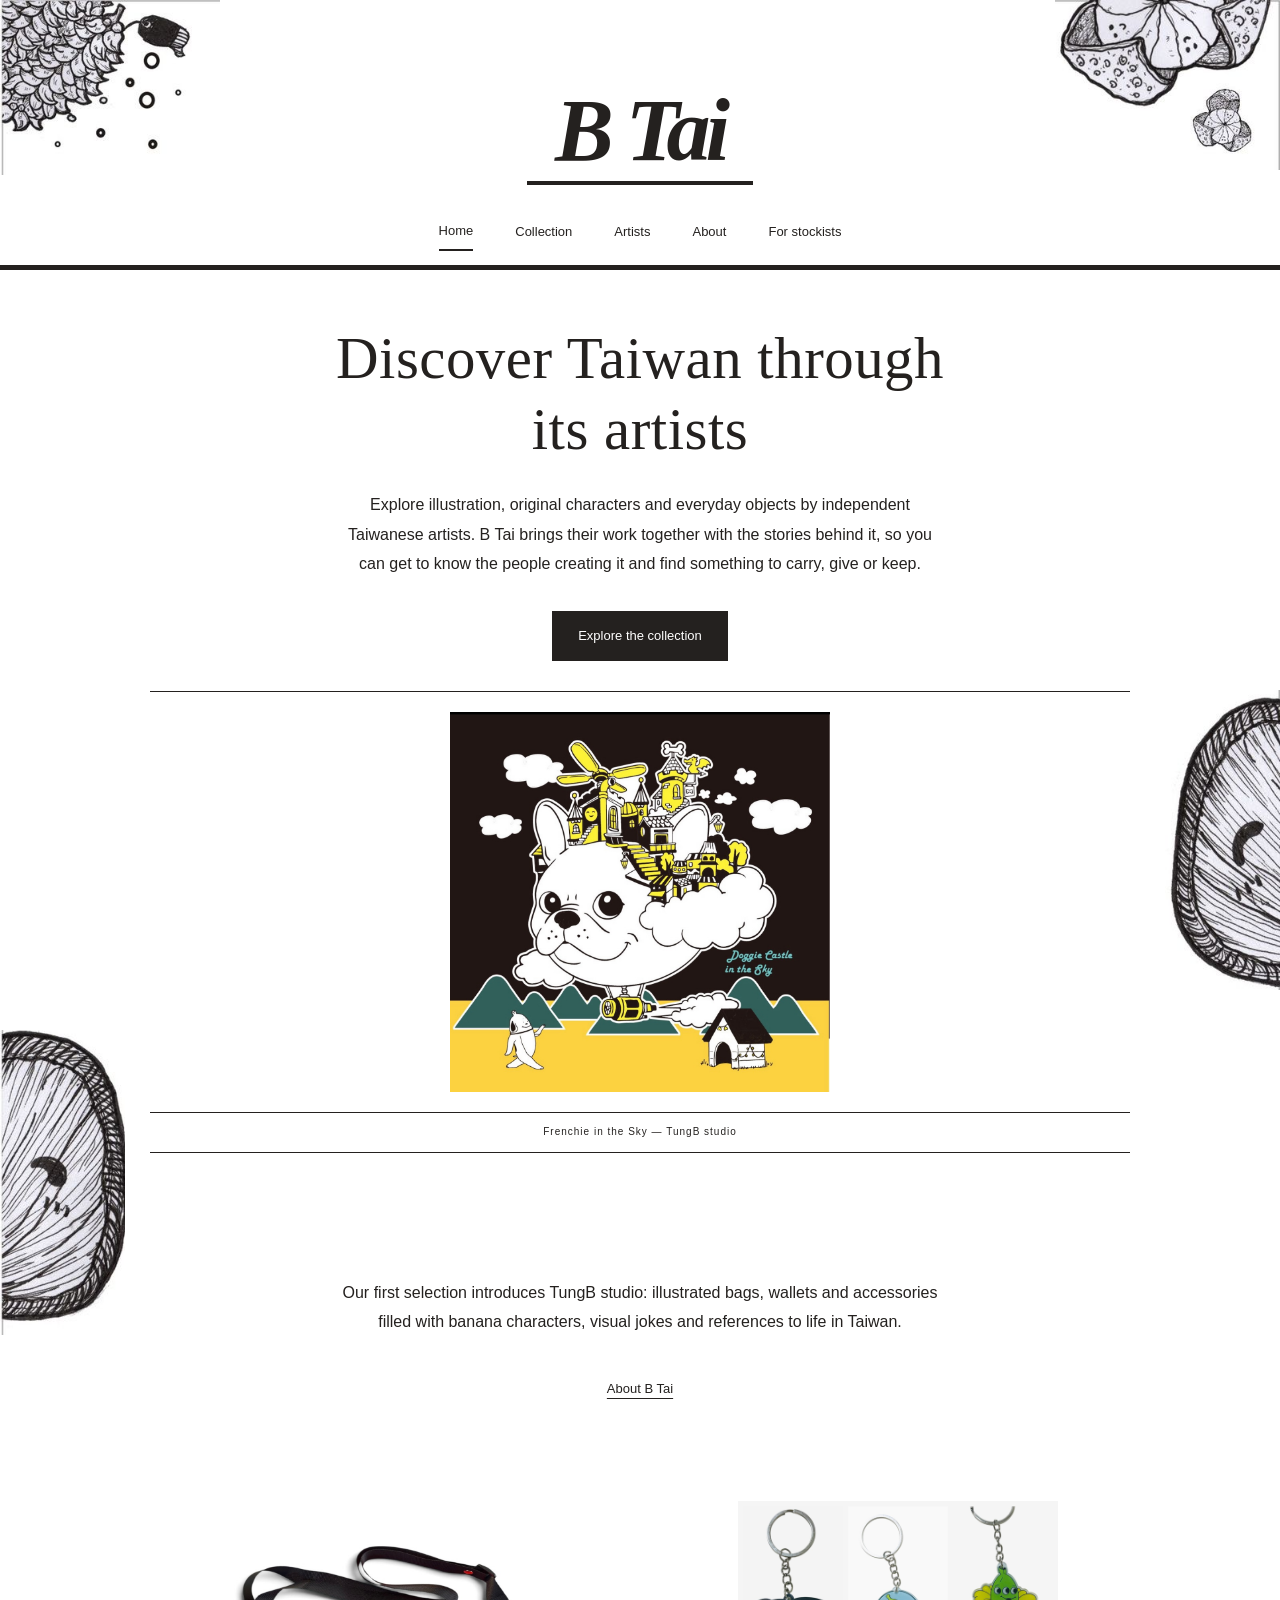
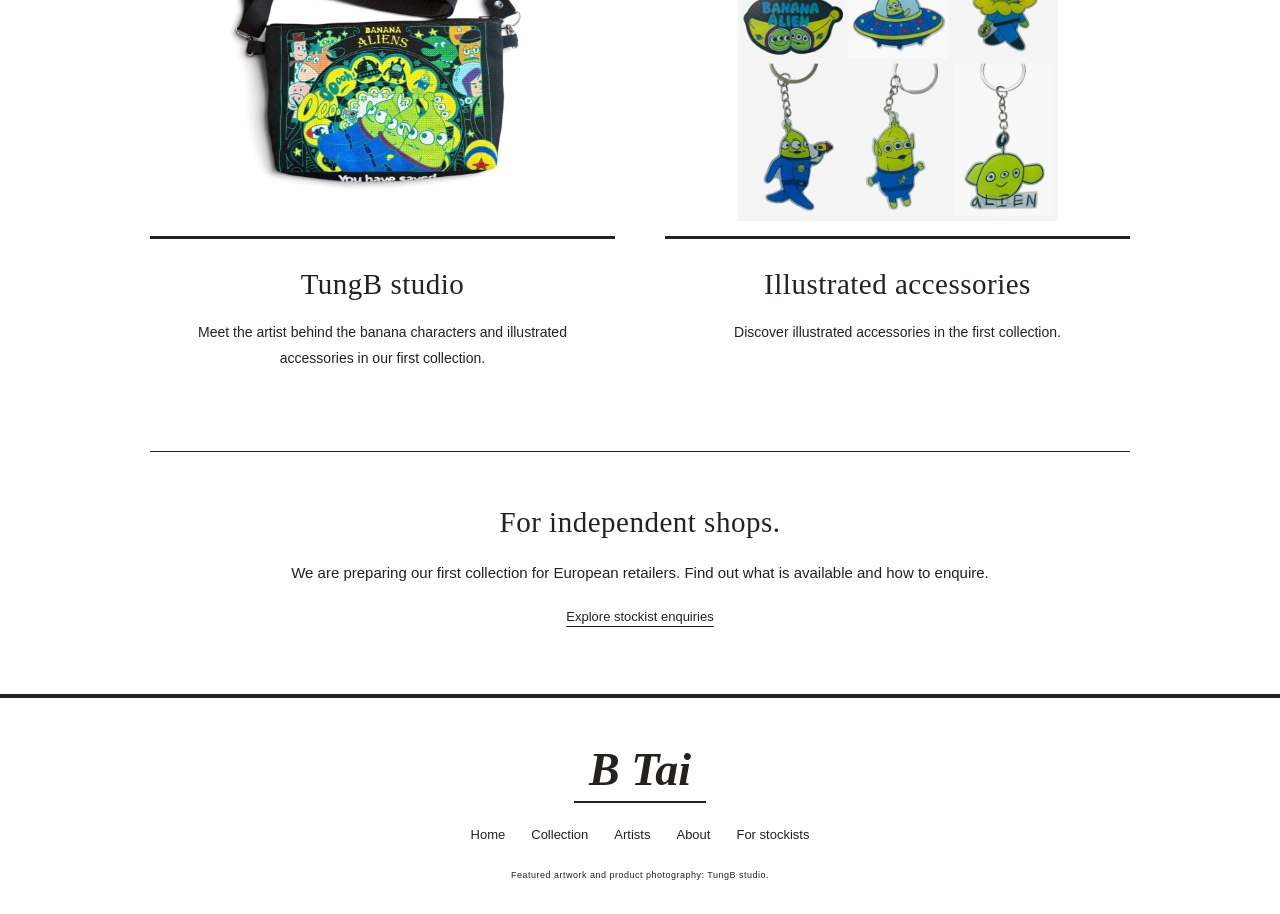
<file: index.html>
<!doctype html><html lang="en"><head><meta charset="utf-8"><meta name="viewport" content="width=device-width,initial-scale=1"><title>Art & objects from Taiwan — B Tai</title><meta name="description" content="Independent art and everyday objects from Taiwan. Discover B Tai’s first artist selection."><link rel="stylesheet" href="styles.css"></head><body><a class="skip" href="#main">Skip to content</a><header><a class="brand" href="index.html">B Tai</a><nav aria-label="Main navigation"><a href="index.html" aria-current="page">Home</a><a href="collection.html">Collection</a><a href="artists.html">Artists</a><a href="about.html">About</a><a href="stockists.html">For stockists</a></nav></header><main id="main"><section class="hero"><div class="hero-copy"><h1>Discover Taiwan through its artists</h1><p class="lead">Explore illustration, original characters and everyday objects by independent Taiwanese artists. B Tai brings their work together with the stories behind it, so you can get to know the people creating it and find something to carry, give or keep.</p><a class="button" href="collection.html">Explore the collection</a></div><figure class="hero-art"><img class="" src="assets/work-0.jpg" alt="Frenchie in the Sky" loading="lazy"><figcaption>Frenchie in the Sky — TungB studio</figcaption></figure></section><section class="home-intro"><p>Our first selection introduces TungB studio: illustrated bags, wallets and accessories filled with banana characters, visual jokes and references to life in Taiwan.</p><a class="text-link" href="about.html">About B Tai</a></section><section class="feature-pair"><a href="artists.html"><figure><img class="" src="assets/work-4.jpg" alt="The Everyday Shoulder Bag" loading="lazy"></figure><h2>TungB studio</h2><p>Meet the artist behind the banana characters and illustrated accessories in our first collection.</p></a><a href="collection.html"><figure><img class="" src="assets/work-8.jpg" alt="Pocket-sized Characters" loading="lazy"></figure><h2>Illustrated accessories</h2><p>Discover illustrated accessories in the first collection.</p></a></section><section class="home-end"><h2>For independent shops.</h2><p>We are preparing our first collection for European retailers. Find out what is available and how to enquire.</p><a class="text-link" href="stockists.html">Explore stockist enquiries</a></section></main><footer><a class="footer-brand" href="index.html">B Tai</a><div><a href="index.html" aria-current="page">Home</a><a href="collection.html">Collection</a><a href="artists.html">Artists</a><a href="about.html">About</a><a href="stockists.html">For stockists</a></div><small>Featured artwork and product photography: TungB studio.</small></footer><script src="site.js"></script></body></html>
</file>
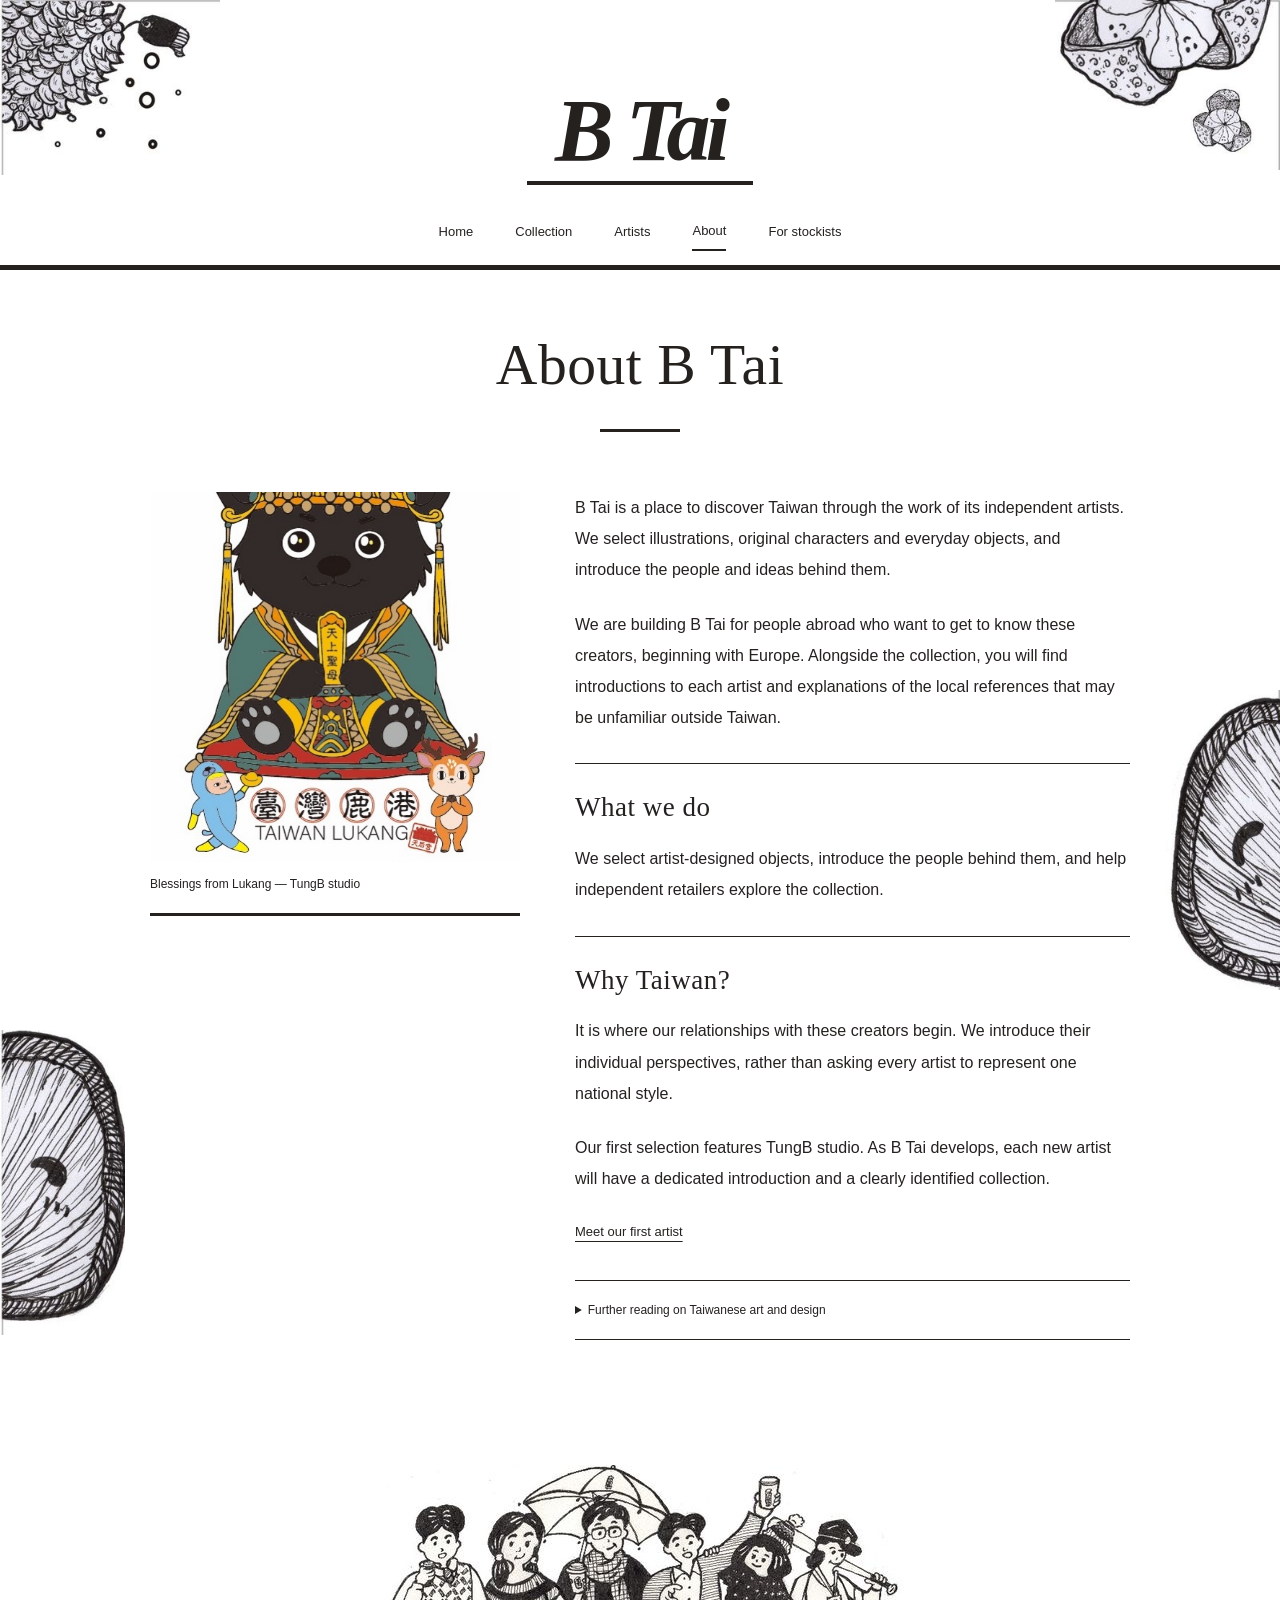
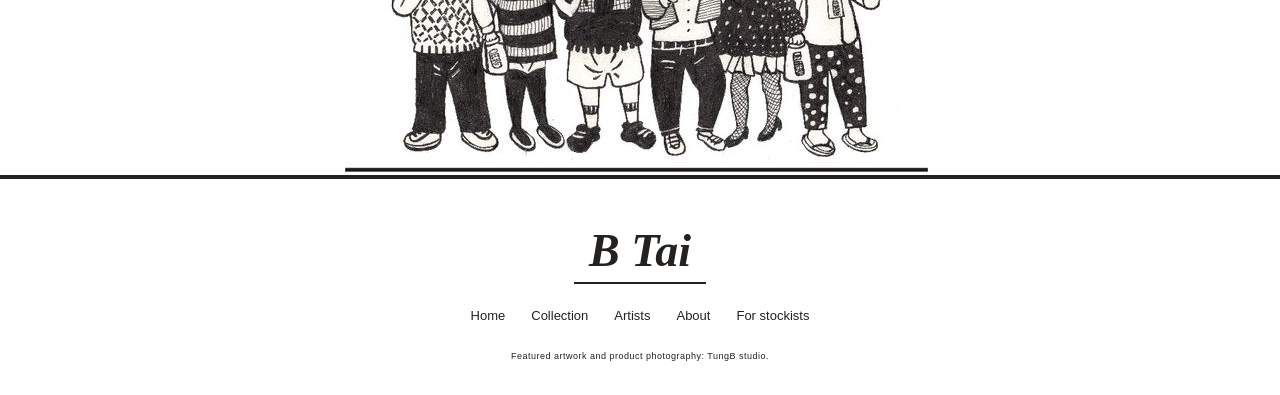
<file: about.html>
<!doctype html><html lang="en"><head><meta charset="utf-8"><meta name="viewport" content="width=device-width,initial-scale=1"><title>Our Mission — B Tai</title><meta name="description" content="Independent art and everyday objects from Taiwan. Discover B Tai’s first artist selection."><link rel="stylesheet" href="styles.css"></head><body><a class="skip" href="#main">Skip to content</a><header><a class="brand" href="index.html">B Tai</a><nav aria-label="Main navigation"><a href="index.html">Home</a><a href="collection.html">Collection</a><a href="artists.html">Artists</a><a href="about.html" aria-current="page">About</a><a href="stockists.html">For stockists</a></nav></header><main id="main"><section class="about-heading"><h1>About B Tai</h1></section><section class="about-layout"><figure><img class="" src="assets/work-9.jpg" alt="Blessings from Lukang" loading="lazy"><figcaption>Blessings from Lukang — TungB studio</figcaption></figure><article class="reading"><p>B Tai is a place to discover Taiwan through the work of its independent artists. We select illustrations, original characters and everyday objects, and introduce the people and ideas behind them.</p><p>We are building B Tai for people abroad who want to get to know these creators, beginning with Europe. Alongside the collection, you will find introductions to each artist and explanations of the local references that may be unfamiliar outside Taiwan.</p><h2>What we do</h2><p>We select artist-designed objects, introduce the people behind them, and help independent retailers explore the collection.</p><h2>Why Taiwan?</h2><p>It is where our relationships with these creators begin. We introduce their individual perspectives, rather than asking every artist to represent one national style.</p><p>Our first selection features TungB studio. As B Tai develops, each new artist will have a dedicated introduction and a clearly identified collection.</p><a class="text-link" href="artists.html">Meet our first artist</a><details class="research-notes"><summary>Further reading on Taiwanese art and design</summary><p>Explore the cultural context in the sources below. These are background references, not sales forecasts for B Tai.</p><ul><li><a href="https://taicca.tw/intelligence/industry_research/detail/77">TAICCA: 2024 cultural and creative industries annual report</a></li><li><a href="https://www.tandfonline.com/doi/abs/10.1080/10350330.2015.1010315">Research on Taipei’s commercial typography</a></li><li><a href="https://www.kmfa.gov.tw/SouthIslandArt/">Contemporary Austronesian art at Kaohsiung Museum of Fine Arts</a></li><li><a href="https://archive.ncafroc.org.tw/result?id=3787558c3757408686edd2335d4f7945">Un / Martial Law artist interviews</a></li></ul></details></article></section><section class="illustration-band" aria-label="Decorative illustration"><div class="reference-people" role="img" aria-label="Hand-drawn illustration from the supplied design reference"></div></section></main><footer><a class="footer-brand" href="index.html">B Tai</a><div><a href="index.html">Home</a><a href="collection.html">Collection</a><a href="artists.html">Artists</a><a href="about.html" aria-current="page">About</a><a href="stockists.html">For stockists</a></div><small>Featured artwork and product photography: TungB studio.</small></footer><script src="site.js"></script></body></html>
</file>
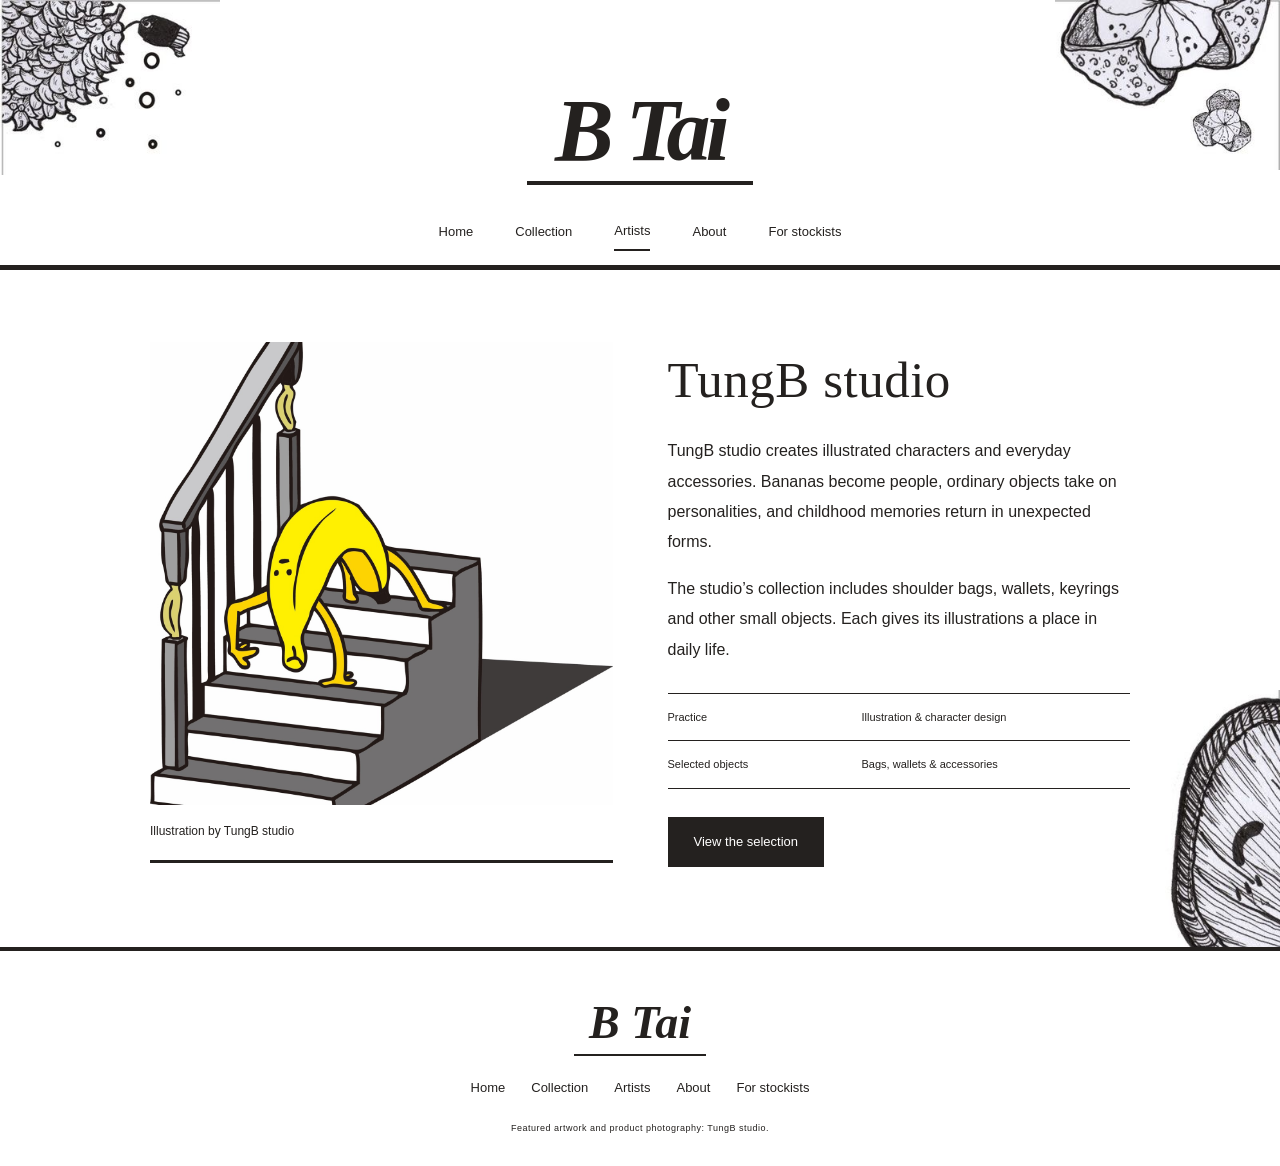
<file: artists.html>
<!doctype html><html lang="en"><head><meta charset="utf-8"><meta name="viewport" content="width=device-width,initial-scale=1"><title>TungB studio — B Tai</title><meta name="description" content="Independent art and everyday objects from Taiwan. Discover B Tai’s first artist selection."><link rel="stylesheet" href="styles.css"></head><body><a class="skip" href="#main">Skip to content</a><header><a class="brand" href="index.html">B Tai</a><nav aria-label="Main navigation"><a href="index.html">Home</a><a href="collection.html">Collection</a><a href="artists.html" aria-current="page">Artists</a><a href="about.html">About</a><a href="stockists.html">For stockists</a></nav></header><main id="main"><section class="artist-layout"><div class="artist-art"><figure><img class="" src="assets/work-7.jpg" alt="Little Things, Big Imagination" loading="lazy"><figcaption>Illustration by TungB studio</figcaption></figure></div><article class="artist-profile"><h1>TungB studio</h1><p>TungB studio creates illustrated characters and everyday accessories. Bananas become people, ordinary objects take on personalities, and childhood memories return in unexpected forms.</p><p>The studio’s collection includes shoulder bags, wallets, keyrings and other small objects. Each gives its illustrations a place in daily life.</p><dl><div><dt>Practice</dt><dd>Illustration & character design</dd></div><div><dt>Selected objects</dt><dd>Bags, wallets & accessories</dd></div></dl><a class="button" href="collection.html">View the selection</a></article></section></main><footer><a class="footer-brand" href="index.html">B Tai</a><div><a href="index.html">Home</a><a href="collection.html">Collection</a><a href="artists.html" aria-current="page">Artists</a><a href="about.html">About</a><a href="stockists.html">For stockists</a></div><small>Featured artwork and product photography: TungB studio.</small></footer><script src="site.js"></script></body></html>
</file>
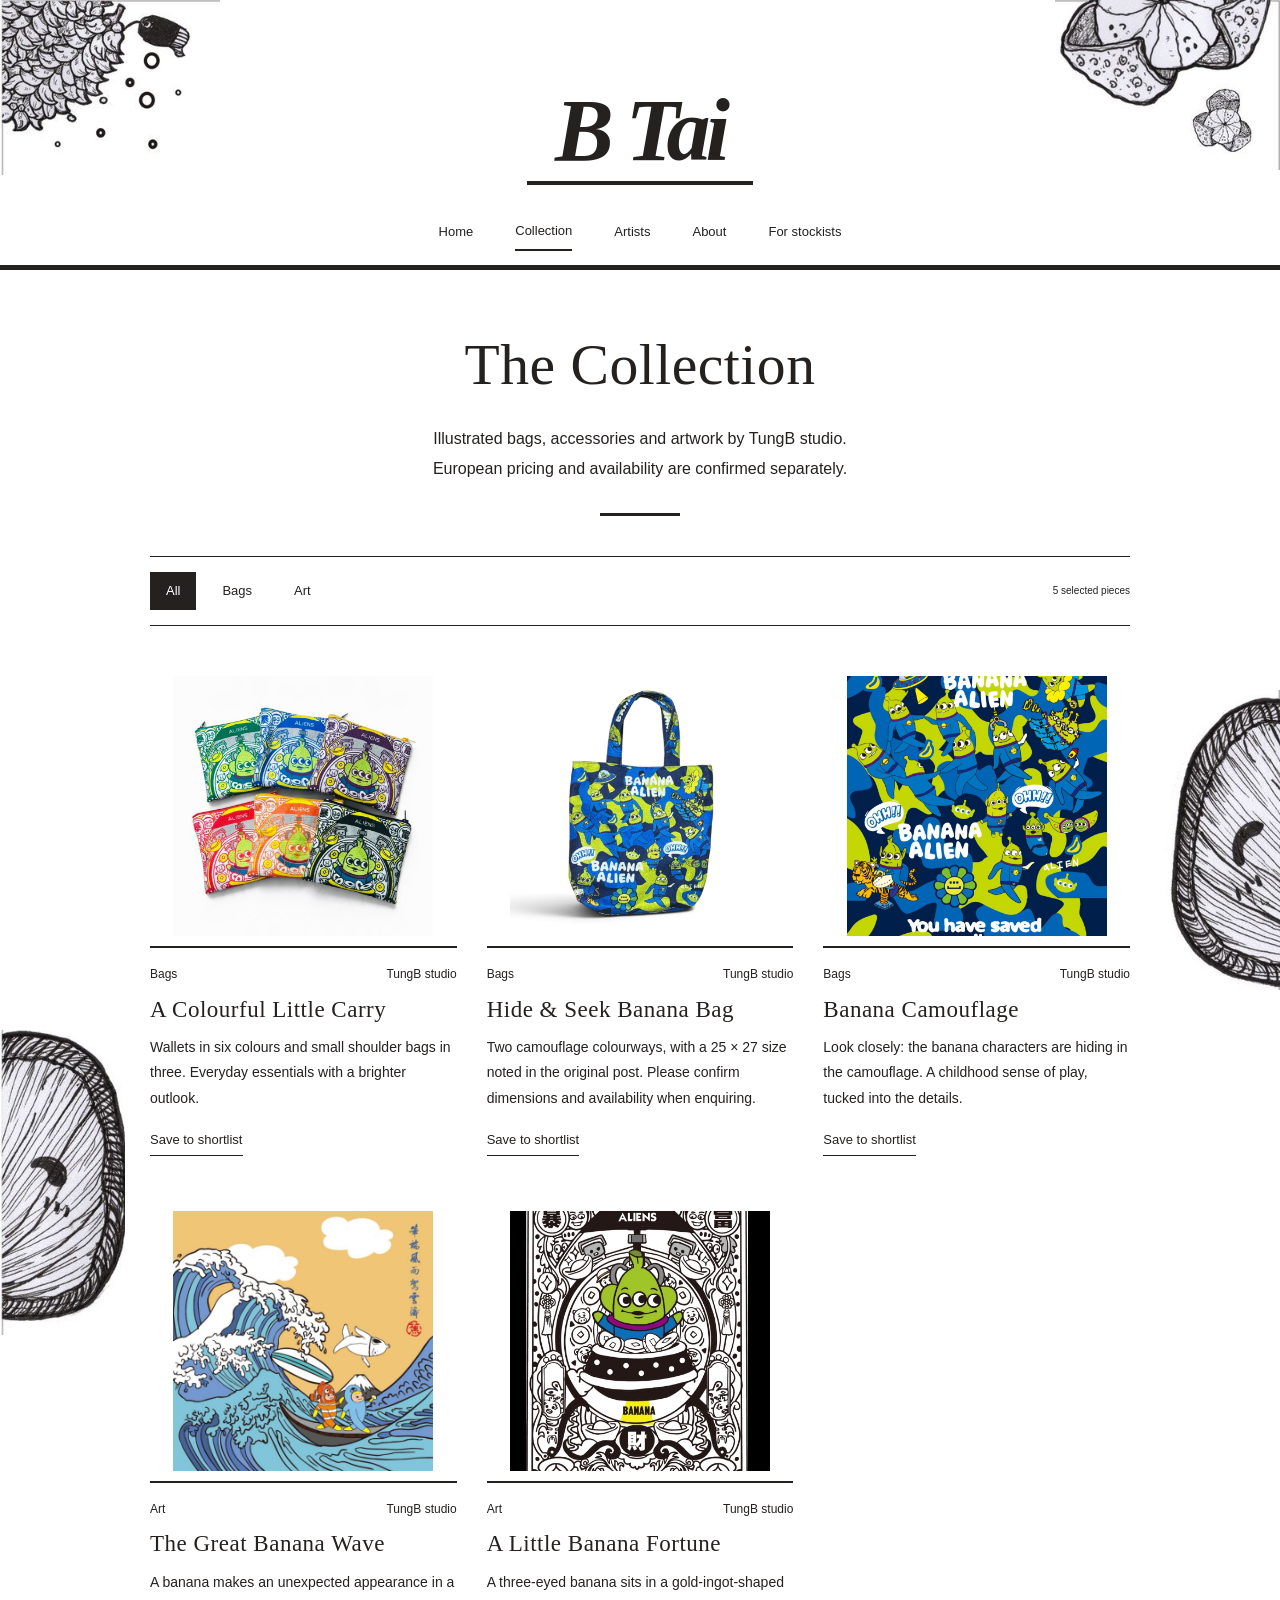
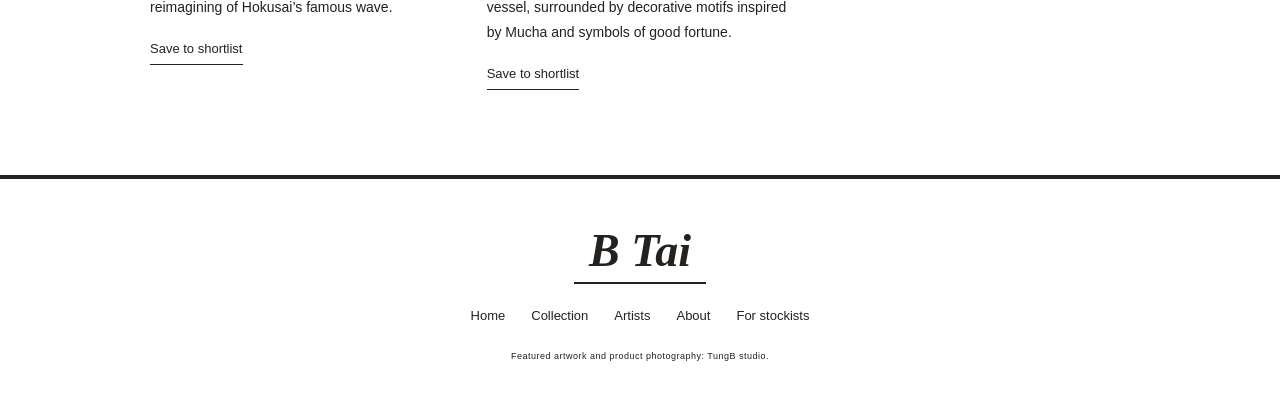
<file: collection.html>
<!doctype html><html lang="en"><head><meta charset="utf-8"><meta name="viewport" content="width=device-width,initial-scale=1"><title>The Collection — B Tai</title><meta name="description" content="Independent art and everyday objects from Taiwan. Discover B Tai’s first artist selection."><link rel="stylesheet" href="styles.css"></head><body><a class="skip" href="#main">Skip to content</a><header><a class="brand" href="index.html">B Tai</a><nav aria-label="Main navigation"><a href="index.html">Home</a><a href="collection.html" aria-current="page">Collection</a><a href="artists.html">Artists</a><a href="about.html">About</a><a href="stockists.html">For stockists</a></nav></header><main id="main"><section class="page-heading"><h1>The Collection</h1><p>Illustrated bags, accessories and artwork by TungB studio.<br>European pricing and availability are confirmed separately.</p></section><section class="collection"><div class="collection-tools"><div class="filters" aria-label="Filter collection"><button class="filter" data-filter="All" aria-pressed="true">All</button><button class="filter" data-filter="Bags" aria-pressed="false">Bags</button><button class="filter" data-filter="Art" aria-pressed="false">Art</button></div><span id="result-count" aria-live="polite">5 selected pieces</span></div><div class="products"><article class="product" data-category="Bags"><figure><img class="" src="assets/work-2.jpg" alt="A Colourful Little Carry" loading="lazy"></figure><div class="product-meta"><span>Bags</span><span>TungB studio</span></div><h2>A Colourful Little Carry</h2><p>Wallets in six colours and small shoulder bags in three. Everyday essentials with a brighter outlook.</p><button class="save" data-name="A Colourful Little Carry">Save to shortlist</button></article><article class="product" data-category="Bags"><figure><img class="" src="assets/work-5.jpg" alt="Hide &amp; Seek Banana Bag" loading="lazy"></figure><div class="product-meta"><span>Bags</span><span>TungB studio</span></div><h2>Hide & Seek Banana Bag</h2><p>Two camouflage colourways, with a 25 × 27 size noted in the original post. Please confirm dimensions and availability when enquiring.</p><button class="save" data-name="Hide &amp; Seek Banana Bag">Save to shortlist</button></article><article class="product" data-category="Bags"><figure><img class="" src="assets/work-6.jpg" alt="Banana Camouflage" loading="lazy"></figure><div class="product-meta"><span>Bags</span><span>TungB studio</span></div><h2>Banana Camouflage</h2><p>Look closely: the banana characters are hiding in the camouflage. A childhood sense of play, tucked into the details.</p><button class="save" data-name="Banana Camouflage">Save to shortlist</button></article><article class="product" data-category="Art"><figure><img class="" src="assets/work-1.jpg" alt="The Great Banana Wave" loading="lazy"></figure><div class="product-meta"><span>Art</span><span>TungB studio</span></div><h2>The Great Banana Wave</h2><p>A banana makes an unexpected appearance in a reimagining of Hokusai’s famous wave.</p><button class="save" data-name="The Great Banana Wave">Save to shortlist</button></article><article class="product" data-category="Art"><figure><img class="" src="assets/work-3.jpg" alt="A Little Banana Fortune" loading="lazy"></figure><div class="product-meta"><span>Art</span><span>TungB studio</span></div><h2>A Little Banana Fortune</h2><p>A three-eyed banana sits in a gold-ingot-shaped vessel, surrounded by decorative motifs inspired by Mucha and symbols of good fortune.</p><button class="save" data-name="A Little Banana Fortune">Save to shortlist</button></article></div><p class="shortlist-status" aria-live="polite"></p></section></main><footer><a class="footer-brand" href="index.html">B Tai</a><div><a href="index.html">Home</a><a href="collection.html" aria-current="page">Collection</a><a href="artists.html">Artists</a><a href="about.html">About</a><a href="stockists.html">For stockists</a></div><small>Featured artwork and product photography: TungB studio.</small></footer><script src="site.js"></script></body></html>
</file>
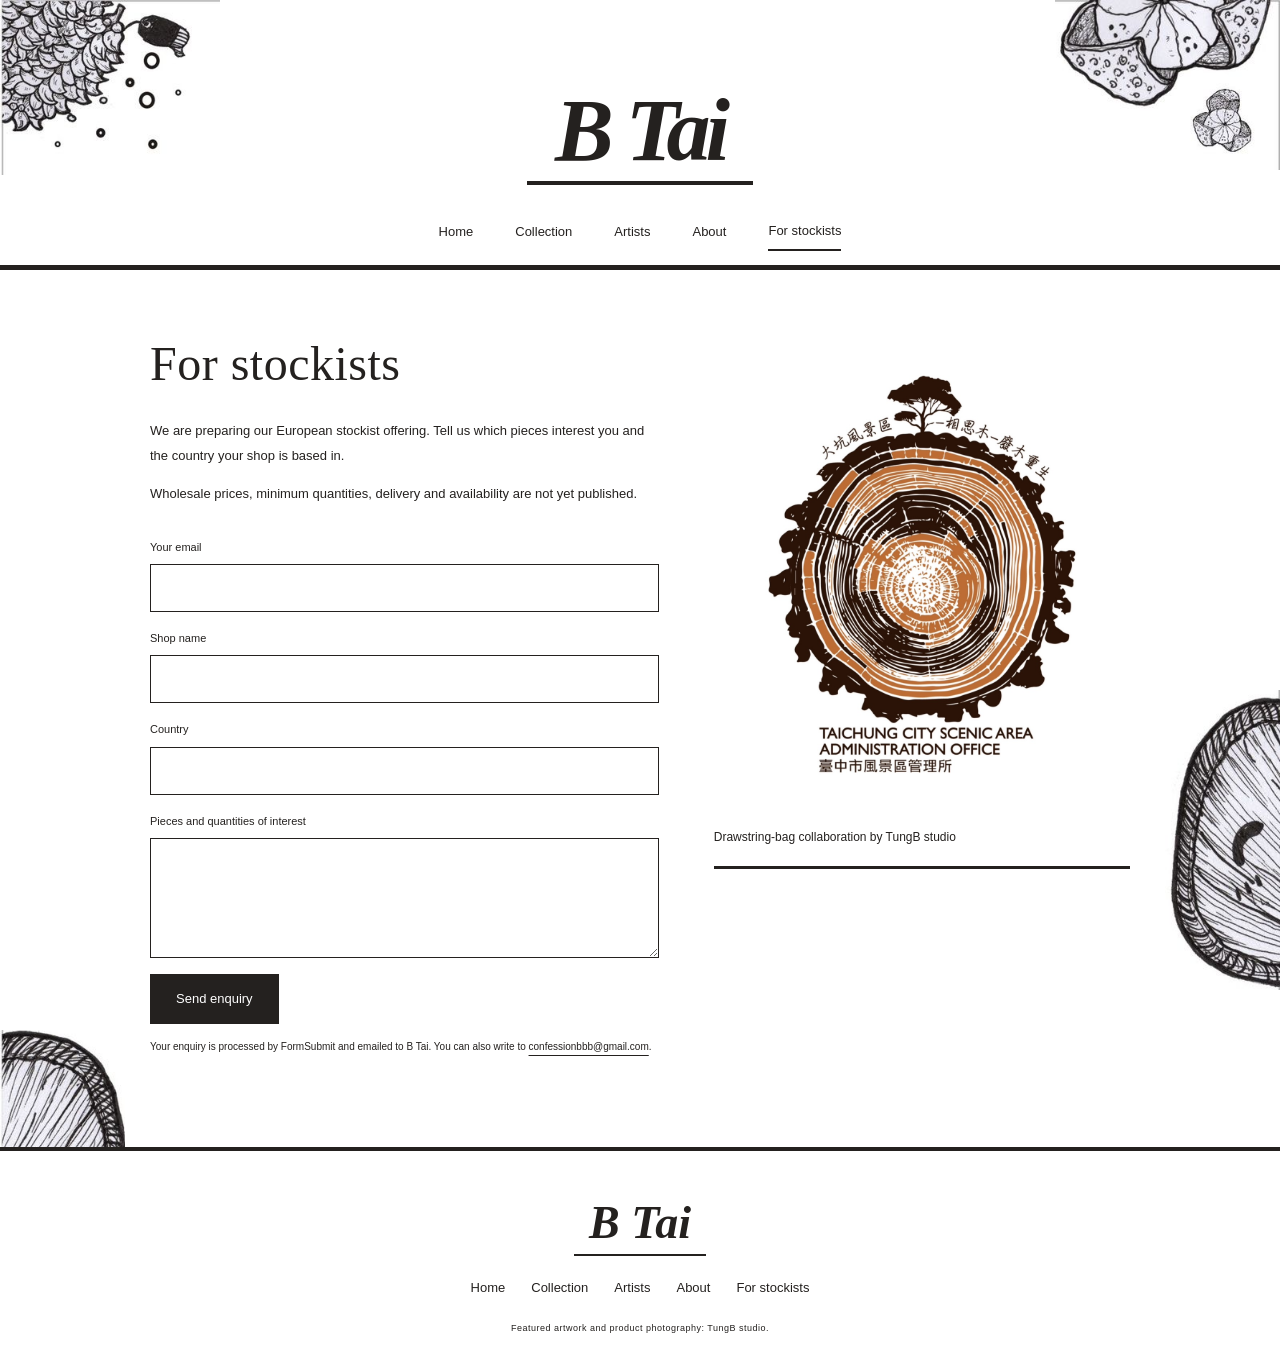
<file: stockists.html>
<!doctype html><html lang="en"><head><meta charset="utf-8"><meta name="viewport" content="width=device-width,initial-scale=1"><title>For Stockists — B Tai</title><meta name="description" content="Independent art and everyday objects from Taiwan. Discover B Tai’s first artist selection."><link rel="stylesheet" href="styles.css"></head><body><a class="skip" href="#main">Skip to content</a><header><a class="brand" href="index.html">B Tai</a><nav aria-label="Main navigation"><a href="index.html">Home</a><a href="collection.html">Collection</a><a href="artists.html">Artists</a><a href="about.html">About</a><a href="stockists.html" aria-current="page">For stockists</a></nav></header><main id="main"><section class="stock-layout"><article><h1>For stockists</h1><p>We are preparing our European stockist offering. Tell us which pieces interest you and the country your shop is based in.</p><p>Wholesale prices, minimum quantities, delivery and availability are not yet published.</p><form id="stockist-contact" action="https://formsubmit.co/confessionbbb@gmail.com" method="POST"><input type="hidden" name="_subject" value="B Tai stockist enquiry"><input type="hidden" name="_template" value="table"><input type="hidden" name="_url" value="https://aa89976566.github.io/b-tai/stockists.html"><label>Your email<input type="email" name="email" required autocomplete="email"></label><label>Shop name<input name="shop" required autocomplete="organization"></label><label>Country<input name="country" required autocomplete="country-name"></label><label>Pieces and quantities of interest<textarea name="interest" rows="4" required></textarea></label><button class="button" type="submit">Send enquiry</button><p class="form-note">Your enquiry is processed by FormSubmit and emailed to B Tai. You can also write to <a href="mailto:confessionbbb@gmail.com">confessionbbb@gmail.com</a>.</p></form></article><figure><img class="" src="assets/work-10.jpg" alt="A New Chapter for Old Trees" loading="lazy"><figcaption>Drawstring-bag collaboration by TungB studio</figcaption></figure></section></main><footer><a class="footer-brand" href="index.html">B Tai</a><div><a href="index.html">Home</a><a href="collection.html">Collection</a><a href="artists.html">Artists</a><a href="about.html">About</a><a href="stockists.html" aria-current="page">For stockists</a></div><small>Featured artwork and product photography: TungB studio.</small></footer><script src="site.js"></script></body></html>
</file>
<file: styles.css>
:root{--ink:#24211f;--muted:#24211f;--line:#24211f;--paper:#24211f;--accent:#24211f;--max:1240px}*{box-sizing:border-box}html{scroll-behavior:smooth}body{margin:0;background:var(--paper);color:var(--ink);font:14px/1.7 Arial,Helvetica,sans-serif;-webkit-font-smoothing:antialiased}a{color:inherit;text-underline-offset:5px}button,input,textarea{font:inherit;color:inherit}button{cursor:pointer}img{display:block;width:100%;height:auto}figure{margin:0}figcaption{font-size:10px;color:var(--muted);margin-top:11px;letter-spacing:.3px}a:focus-visible,button:focus-visible,summary:focus-visible{outline:2px solid #24211f;outline-offset:5px}.skip{position:absolute;top:-80px}.skip:focus{top:0;z-index:10;background:#fff;padding:10px}header{max-width:var(--max);margin:auto;min-height:114px;display:flex;justify-content:space-between;align-items:center;padding:22px 40px;border-bottom:1px solid var(--line)}.brand{font:italic 44px/1 Georgia,serif;letter-spacing:-2px;text-decoration:none}.brand span{display:block;font:8px/1.6 Arial,sans-serif;letter-spacing:1.6px;margin-top:9px}nav{display:flex;gap:29px;align-items:center}nav a{text-decoration:none;font-size:11px;padding:8px 0}nav a[aria-current]{border-bottom:1px solid var(--ink)}main{max-width:var(--max);margin:auto;padding:0 40px}.eyebrow{font-size:9px;letter-spacing:1.8px;text-transform:uppercase;margin:0 0 20px}h1,h2,p{margin-top:0}h1{font:normal clamp(42px,5vw,70px)/1.07 Georgia,serif;letter-spacing:-2px;margin-bottom:25px}h2{font:normal 32px/1.2 Georgia,serif;letter-spacing:-.6px;margin-bottom:16px}.lead{font-size:17px;line-height:1.7;max-width:480px}.button{display:inline-block;background:var(--ink);color:var(--paper);border:1px solid var(--ink);padding:13px 23px;text-decoration:none;font-size:11px;letter-spacing:.4px}.button:hover{background:transparent;color:var(--ink)}.text-link{font-size:12px}.hero{display:grid;grid-template-columns:1fr 1.08fr;gap:70px;align-items:center;padding:55px 0 45px}.hero-copy{padding:20px 0}.hero .button{margin-top:10px}.edition{font-size:10px;color:var(--muted);margin-top:42px}.hero-art{background:#24211f;padding:26px}.hero-art img{height:490px;object-fit:contain}.hero-art figcaption{color:#24211f}.home-intro{border-block:1px solid var(--line);padding:53px 0;display:grid;grid-template-columns:.7fr 1.3fr;gap:20px;align-items:start}.home-intro>p{font:normal 30px/1.35 Georgia,serif;margin-bottom:0}.home-intro .text-link{grid-column:2}.feature-pair{display:grid;grid-template-columns:1fr 1fr;gap:45px;padding:60px 0}.feature-pair>a{text-decoration:none}.feature-pair figure{background:#24211f;padding:30px;margin-bottom:25px}.feature-pair>a:nth-child(2) figure{background:#24211f}.feature-pair img{height:350px;object-fit:contain}.feature-pair .eyebrow{display:block;margin-bottom:12px}.feature-pair h2{font-size:31px}.feature-pair p{max-width:410px;color:var(--muted);font-size:13px}.home-end{padding:40px 0 65px;border-top:1px solid var(--line)}.home-end p{color:var(--muted);font-size:13px}.page-heading{padding:65px 0 45px;max-width:700px}.page-heading h1{font-size:60px}.page-heading>p:last-child{font-size:14px;color:var(--muted)}.collection-tools{display:flex;justify-content:space-between;gap:20px;align-items:center;border-block:1px solid var(--line);padding:15px 0;margin-bottom:35px}.filters{display:flex;gap:10px}.filter{background:transparent;border:0;padding:7px 16px;font-size:11px}.filter[aria-pressed=true]{background:var(--ink);color:var(--paper)}#result-count{font-size:10px;color:var(--muted)}.products{display:grid;grid-template-columns:repeat(3,1fr);gap:45px 25px}.product[hidden]{display:none}.product figure{background:#24211f;padding:20px}.product figure img{height:280px;object-fit:contain}.product-meta{display:flex;justify-content:space-between;font-size:9px;color:var(--muted);margin:15px 0 10px}.product h2{font:normal 22px/1.2 Georgia,serif;margin-bottom:12px}.product>p{font-size:12px;line-height:1.8;color:var(--muted)}.save{border:0;border-bottom:1px solid var(--ink);background:none;padding:3px 0;font-size:11px}.shortlist-status{font-size:11px;min-height:30px;padding:25px 0}.artist-layout{display:grid;grid-template-columns:1fr 1fr;gap:80px;padding:70px 0 90px;align-items:start}.artist-art{background:#24211f;padding:30px}.artist-art img{height:520px;object-fit:contain}.artist-profile{padding-top:15px}.artist-profile h1{font-size:58px}.artist-profile>p:not(.lead):not(.eyebrow){font-size:14px;color:var(--muted)}dl{margin:28px 0;border-top:1px solid var(--line)}dl div{display:grid;grid-template-columns:1fr 1.5fr;gap:15px;border-bottom:1px solid var(--line);padding:13px 0;font-size:11px}dt{color:var(--muted)}dd{margin:0}.about-heading{padding:65px 0 25px}.about-heading h1{font-size:59px}.about-layout{display:grid;grid-template-columns:.8fr 1.2fr;gap:85px;align-items:start}.about-layout figure{padding:25px;background:#24211f}.about-layout img{max-height:460px;object-fit:contain}.reading{max-width:620px}.reading p{font-size:15px;line-height:1.9;color:#24211f;margin-bottom:23px}.reading h2{font-size:27px;margin-top:32px}.research-notes{margin:35px 0;border-block:1px solid var(--line);padding:18px 0}.research-notes summary{cursor:pointer;font-size:12px}.research-notes p,.research-notes li{font-size:11px;line-height:1.8}.research-notes p{margin-top:18px}.research-notes ul{padding-left:18px}.illustration-band{margin-top:50px;padding:30px 0 0;display:flex;justify-content:center;overflow:hidden}.reference-people{width:590px;height:310px;background:url('assets/reference-original.png') -329px -880px/1200px 1642px no-repeat}.stock-layout{display:grid;grid-template-columns:1.1fr .9fr;gap:80px;align-items:start;padding:70px 0 80px}.stock-layout h1{font-size:53px}.stock-layout article>p:not(.lead):not(.eyebrow){font-size:13px;color:var(--muted)}.stock-layout figure{padding:25px;background:#24211f}.stock-layout figure img{height:550px;object-fit:contain}form{margin-top:30px}label{display:block;font-size:11px;margin-bottom:16px}input,textarea{display:block;width:100%;background:transparent;border:1px solid #24211f;border-radius:0;padding:11px;margin-top:7px;font-size:13px}input:focus,textarea:focus{outline:1px solid #24211f}.form-note{font-size:10px;color:var(--muted);margin-top:14px}#enquiry-result{margin-top:25px}#copy-status{font-size:11px}footer{border-top:1px solid var(--line);padding:42px max(40px,calc((100vw - 1160px)/2));display:grid;grid-template-columns:.5fr 1fr 1fr;gap:20px 40px;margin:0 auto}.footer-brand{font:italic 38px Georgia,serif;text-decoration:none}footer p{font-size:12px;color:var(--muted);max-width:240px}footer>div{display:flex;gap:15px;flex-wrap:wrap;align-content:start}footer>div a{font-size:10px;text-decoration:none}footer small{font-size:9px;grid-column:2/4;color:var(--muted)}@media(max-width:900px){nav{gap:18px}.hero{gap:30px}.hero-art img{height:380px}.artist-layout,.about-layout,.stock-layout{gap:40px}.products{grid-template-columns:1fr 1fr}.stock-layout h1{font-size:43px}.artist-profile h1{font-size:45px}}@media(max-width:640px){header{padding:22px;display:block}.brand{font-size:38px;display:inline-block}.brand span{font-size:7px}nav{margin-top:22px;gap:22px;overflow-x:auto;white-space:nowrap}nav a{font-size:10px}main{padding:0 22px}h1{font-size:45px;letter-spacing:-1.2px}.hero{display:flex;flex-direction:column;gap:25px;padding:35px 0}.hero-copy{width:100%;padding:0}.hero-art{width:100%;padding:20px}.hero-art img{height:350px}.edition{margin-top:25px}.lead{font-size:15px}.home-intro{display:block;padding:35px 0}.home-intro>p{font-size:27px;margin:15px 0 18px}.feature-pair{grid-template-columns:1fr;gap:35px;padding:35px 0}.feature-pair img{height:320px}.feature-pair figure{margin-bottom:20px}.feature-pair h2{font-size:29px}.home-end{padding:30px 0 45px}.page-heading{padding:40px 0 25px}.page-heading h1,.about-heading h1{font-size:45px}.page-heading>p:last-child{font-size:12px}.products{gap:30px 18px}.product figure{padding:10px}.product figure img{height:190px}.product h2{font-size:19px}.product-meta{font-size:8px;display:block}.product-meta span{display:block}.product>p{font-size:11px}.collection-tools{padding:12px 0}.filter{padding:7px 12px}.artist-layout,.about-layout,.stock-layout{display:flex;flex-direction:column;gap:30px;padding:40px 0}.artist-art{width:100%;padding:20px}.artist-art img{height:350px}.artist-profile{padding:0}.artist-profile h1{font-size:44px}.about-heading{padding:40px 0 0}.about-layout figure{width:100%;max-width:350px}.reading p{font-size:14px}.illustration-band{margin-top:10px}.reference-people{width:295px;height:155px;background-size:600px 821px;background-position:-164.5px -440px}.stock-layout article{width:100%}.stock-layout h1{font-size:42px}.stock-layout figure{width:100%;order:-1}.stock-layout figure img{height:300px}footer{padding:30px 22px;grid-template-columns:1fr;gap:20px}footer small{grid-column:auto}footer p{max-width:none;margin:0}footer>div{gap:20px}}@media(prefers-reduced-motion:reduce){html{scroll-behavior:auto}}

/* Tea Rega reference: one monochrome editorial system across every page. */
:root{--paper:#fff;--ink:#24211f;--muted:#24211f;--line:#24211f;--max:1320px}
body{background:#fff;font-size:15px;line-height:1.85}
header{position:relative;isolation:isolate;max-width:none;min-height:270px;padding:60px 150px 0;display:flex;flex-direction:column;justify-content:flex-end;gap:28px;overflow:hidden;border-bottom:5px solid var(--ink)}
header:before,header:after{content:"";position:absolute;z-index:-1;pointer-events:none;background-image:url('assets/reference-original.png');background-repeat:no-repeat;background-size:960px 1313.6px}
header:before{width:220px;height:175px;left:0;top:0;background-position:0 0}
header:after{width:225px;height:170px;right:0;top:0;background-position:-735px 0}
.brand{font:bold italic 88px/.95 Georgia,'Times New Roman',serif;letter-spacing:-5px;text-align:center;display:block;width:max-content;max-width:100%;padding:0 28px 13px;border-bottom:4px solid var(--ink)}
.brand span{font:10px/1.5 Arial,sans-serif;letter-spacing:3px;margin-top:17px}
nav{gap:42px;justify-content:center;padding:0 0 14px;flex-wrap:wrap}nav a{font-size:11px;text-transform:uppercase;letter-spacing:1.4px;padding:6px 0}
nav a[aria-current]{border-bottom:2px solid var(--ink)}
main{position:relative;isolation:isolate;max-width:1400px;padding:0 150px;min-height:65vh;overflow:hidden}
main:before,main:after{content:"";position:absolute;z-index:-1;pointer-events:none;background:url('assets/reference-original.png') no-repeat;background-size:960px 1313.6px}
main:before{left:0;top:760px;width:125px;height:305px;background-position:0 -905px}
main:after{right:0;top:420px;width:115px;height:300px;background-position:-845px -610px}
h1,h2{font-family:Georgia,'Times New Roman',serif;font-weight:400;letter-spacing:.5px}h1{font-size:clamp(40px,4.6vw,62px);line-height:1.2}h2{font-size:29px;line-height:1.4}
.eyebrow{font-size:10px;letter-spacing:2.7px;margin-bottom:20px}.lead{font-size:16px;line-height:1.9;color:#24211f;max-width:600px}.button{background:var(--ink);color:#fff;font-size:10px;text-transform:uppercase;letter-spacing:1.6px;padding:12px 25px}.text-link{font-size:11px;text-transform:uppercase;letter-spacing:1.3px}.edition{letter-spacing:1.4px;text-transform:uppercase}
.hero{display:flex;flex-direction:column;padding:54px 0 65px;gap:30px;text-align:center}.hero-copy{padding:0;max-width:700px}.hero-copy h1 br{display:none}.hero .lead{margin:0 auto 22px}.edition{margin:25px 0 0}.hero-art{width:100%;background:#fff;padding:0;border-block:1px solid var(--line)}.hero-art img{height:420px;padding:20px;object-fit:contain}.hero-art figcaption{font-size:10px;margin:0;padding:10px;border-top:1px solid var(--line);letter-spacing:1px}
.home-intro{display:flex;flex-direction:column;align-items:center;text-align:center;padding:60px 0;border:0}.home-intro>p{font-size:30px;line-height:1.5;max-width:650px;margin-bottom:23px}.home-intro .eyebrow:before,.home-intro .eyebrow:after{content:"";display:inline-block;vertical-align:middle;width:45px;height:1px;background:#24211f;margin:0 18px}
.feature-pair{gap:50px;padding:25px 0 65px;text-align:center}.feature-pair figure,.feature-pair>a:nth-child(2) figure{background:#fff;padding:15px;border-bottom:3px solid var(--ink)}.feature-pair img{height:320px}.feature-pair h2{font-size:29px}.feature-pair p{margin-inline:auto}.home-end{text-align:center;padding:50px 0 65px}
.page-heading,.about-heading{max-width:780px;text-align:center;margin:auto;padding:60px 0 40px}.page-heading h1,.about-heading h1{font-size:clamp(38px,4.5vw,58px)}.page-heading .lead{margin-inline:auto}.page-heading:after,.about-heading:after{content:"";display:block;width:80px;height:3px;background:var(--ink);margin:30px auto 0}
.collection-tools{border-block:1px solid var(--line);margin-bottom:40px}.filter{letter-spacing:1px;text-transform:uppercase;font-size:10px}.products{gap:45px 30px}.product figure{background:#fff;padding:10px;border-bottom:2px solid var(--ink)}.product figure img{height:260px}.product h2{font-size:23px}.product-meta{letter-spacing:1px}.product>p{font-size:12px}.save{font-size:10px;text-transform:uppercase;letter-spacing:1px}.shortlist-status{margin-bottom:35px}
.artist-layout{gap:55px;padding:65px 0 80px;align-items:center}.artist-art,.about-layout figure,.stock-layout figure{background:#fff;padding:0 0 18px;border-bottom:3px solid var(--ink)}.artist-art img{height:470px}.artist-profile h1{font-size:51px}.artist-profile .lead{font-size:21px;font-family:Georgia,serif;color:var(--ink)}.artist-profile>p:not(.lead):not(.eyebrow){font-size:14px;line-height:1.9}dl div{font-size:11px}.about-layout{gap:55px;padding:20px 0 40px;grid-template-columns:.8fr 1.2fr}.about-layout img{max-height:400px}.reading p{font-size:14px;line-height:1.95}.reading h2{font-size:27px;border-top:1px solid var(--line);padding-top:25px;margin-top:30px}.illustration-band{margin:20px 0 0;padding:30px 0 0}.reference-people{flex-shrink:0}
.stock-layout{gap:55px;padding:65px 0 80px}.stock-layout h1{font-size:48px}.stock-layout figure img{height:480px}.stock-layout article>p:not(.lead):not(.eyebrow){line-height:1.95}input,textarea{background:#fff;border-color:#24211f}input:focus,textarea:focus{outline-color:var(--ink)}
footer{position:relative;text-align:center;display:flex;flex-direction:column;align-items:center;gap:20px;padding:45px 30px 30px;border-top:4px solid var(--ink)}.footer-brand{font:bold italic 46px Georgia,serif;border-bottom:2px solid var(--ink);padding:0 15px 5px}footer p{max-width:none;margin:0;font-size:12px}footer>div{justify-content:center;gap:26px}footer>div a{text-transform:uppercase;letter-spacing:1px}footer small{font-size:9px;letter-spacing:.5px}
@media(max-width:1050px){main{padding:0 100px}.products{grid-template-columns:1fr 1fr}main:before{width:75px}main:after{width:75px;background-position:-885px -610px}.artist-layout,.about-layout,.stock-layout{gap:32px}.artist-profile h1{font-size:42px}.stock-layout h1{font-size:40px}header{padding-inline:100px}}
@media(max-width:640px){header{min-height:225px;padding:52px 20px 0;gap:24px}.brand{font-size:66px;letter-spacing:-4px;padding-inline:20px}.brand span{font-size:8px;letter-spacing:2px}header:before{background-size:600px 821px;width:105px;height:96px}header:after{background-size:600px 821px;background-position:-470px 0;width:130px;height:90px}nav{margin:0;gap:14px 22px;padding-bottom:14px;overflow:visible;white-space:normal}nav a{font-size:9px;letter-spacing:1px}main{padding:0 27px}main:before,main:after{display:none}.hero{padding:38px 0;gap:25px}.hero-copy h1{font-size:38px;letter-spacing:0}.hero-art img{height:300px;padding:12px}.lead{font-size:14px}.home-intro{padding:38px 0}.home-intro>p{font-size:25px}.home-intro .eyebrow:before,.home-intro .eyebrow:after{width:18px;margin:0 9px}.feature-pair{gap:30px;padding:0 0 38px}.feature-pair img{height:300px}.home-end{padding:35px 0}.page-heading,.about-heading{padding:40px 0 25px}.page-heading h1,.about-heading h1{font-size:38px;letter-spacing:0}.products{gap:30px 16px}.product figure img{height:170px}.product h2{font-size:20px}.product figure{padding:0 0 10px}.product>p{font-size:11px}.artist-layout,.about-layout,.stock-layout{padding:35px 0 45px;gap:30px}.artist-art img{height:330px}.artist-profile h1{font-size:42px}.artist-profile .lead{font-size:21px}.about-layout figure{max-width:none}.about-layout img{height:340px}.reading p{font-size:14px}.stock-layout h1{font-size:38px}.stock-layout figure{order:0}.stock-layout figure img{height:330px}.reference-people{width:295px;height:155px;background-size:600px 821px;background-position:-164.5px -440px}.illustration-band{padding-top:0;margin-top:0}footer{padding:30px 25px}footer>div{gap:12px 22px}}

/* Site-wide type and colour contract: Georgia + Arial; ink + white. */
:root{--ink:#24211f;--muted:#24211f;--line:#24211f;--paper:#fff;--accent:#fff;--font-heading:Georgia,serif;--font-body:Arial,sans-serif}
body,button,input,textarea{font-family:var(--font-body);color:var(--ink)}
h1,h2,.brand,.footer-brand{font-family:var(--font-heading)}
.lead,.artist-profile .lead{font-family:var(--font-body);font-size:16px;line-height:1.85;font-weight:400;color:var(--ink)}
p,figcaption,small,dt,.product-meta,#result-count{color:var(--ink)}
.brand{padding-bottom:8px}.hero-copy{max-width:680px}.hero-copy h1{max-width:650px;margin-inline:auto}.hero .lead{max-width:610px}
.home-intro>p{font:16px/1.85 var(--font-body);max-width:600px;margin-bottom:20px}
.button,.text-link,.save,nav a,footer>div a,.filter{text-transform:none;letter-spacing:0;font-family:var(--font-body);font-size:13px}
.product-meta,figcaption{font-size:12px;letter-spacing:0}.product>p,.feature-pair p{font-size:14px}.artist-profile>p:not(.lead):not(.eyebrow),.reading p{font-size:16px}
.home-end p{font-size:15px}.page-heading>p:last-child{font-size:16px}.brand span{display:none}
@media(max-width:640px){.hero .lead,.lead,.reading p,.artist-profile>p:not(.lead):not(.eyebrow){font-size:15px}.product>p{font-size:12px}nav a,footer>div a{font-size:11px}.product-meta{font-size:10px}.page-heading>p:last-child{font-size:15px}}
</file>
